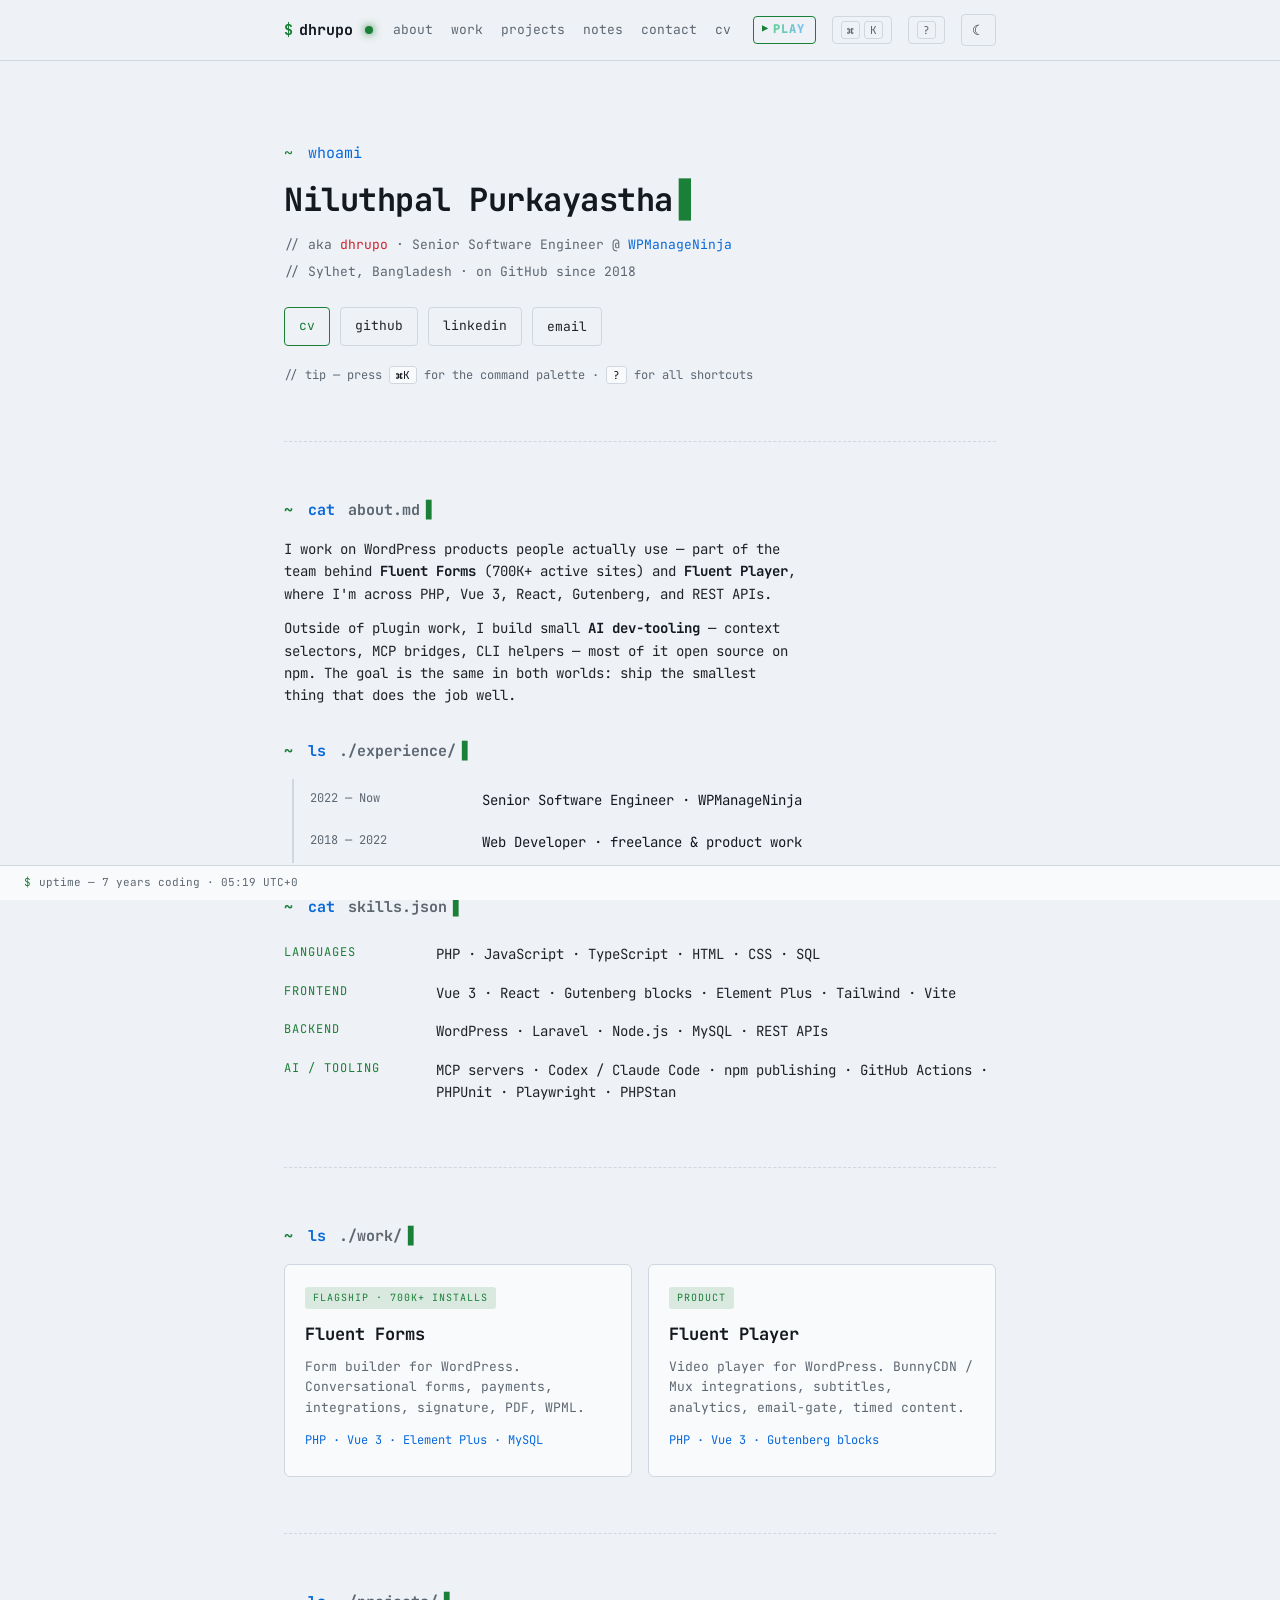
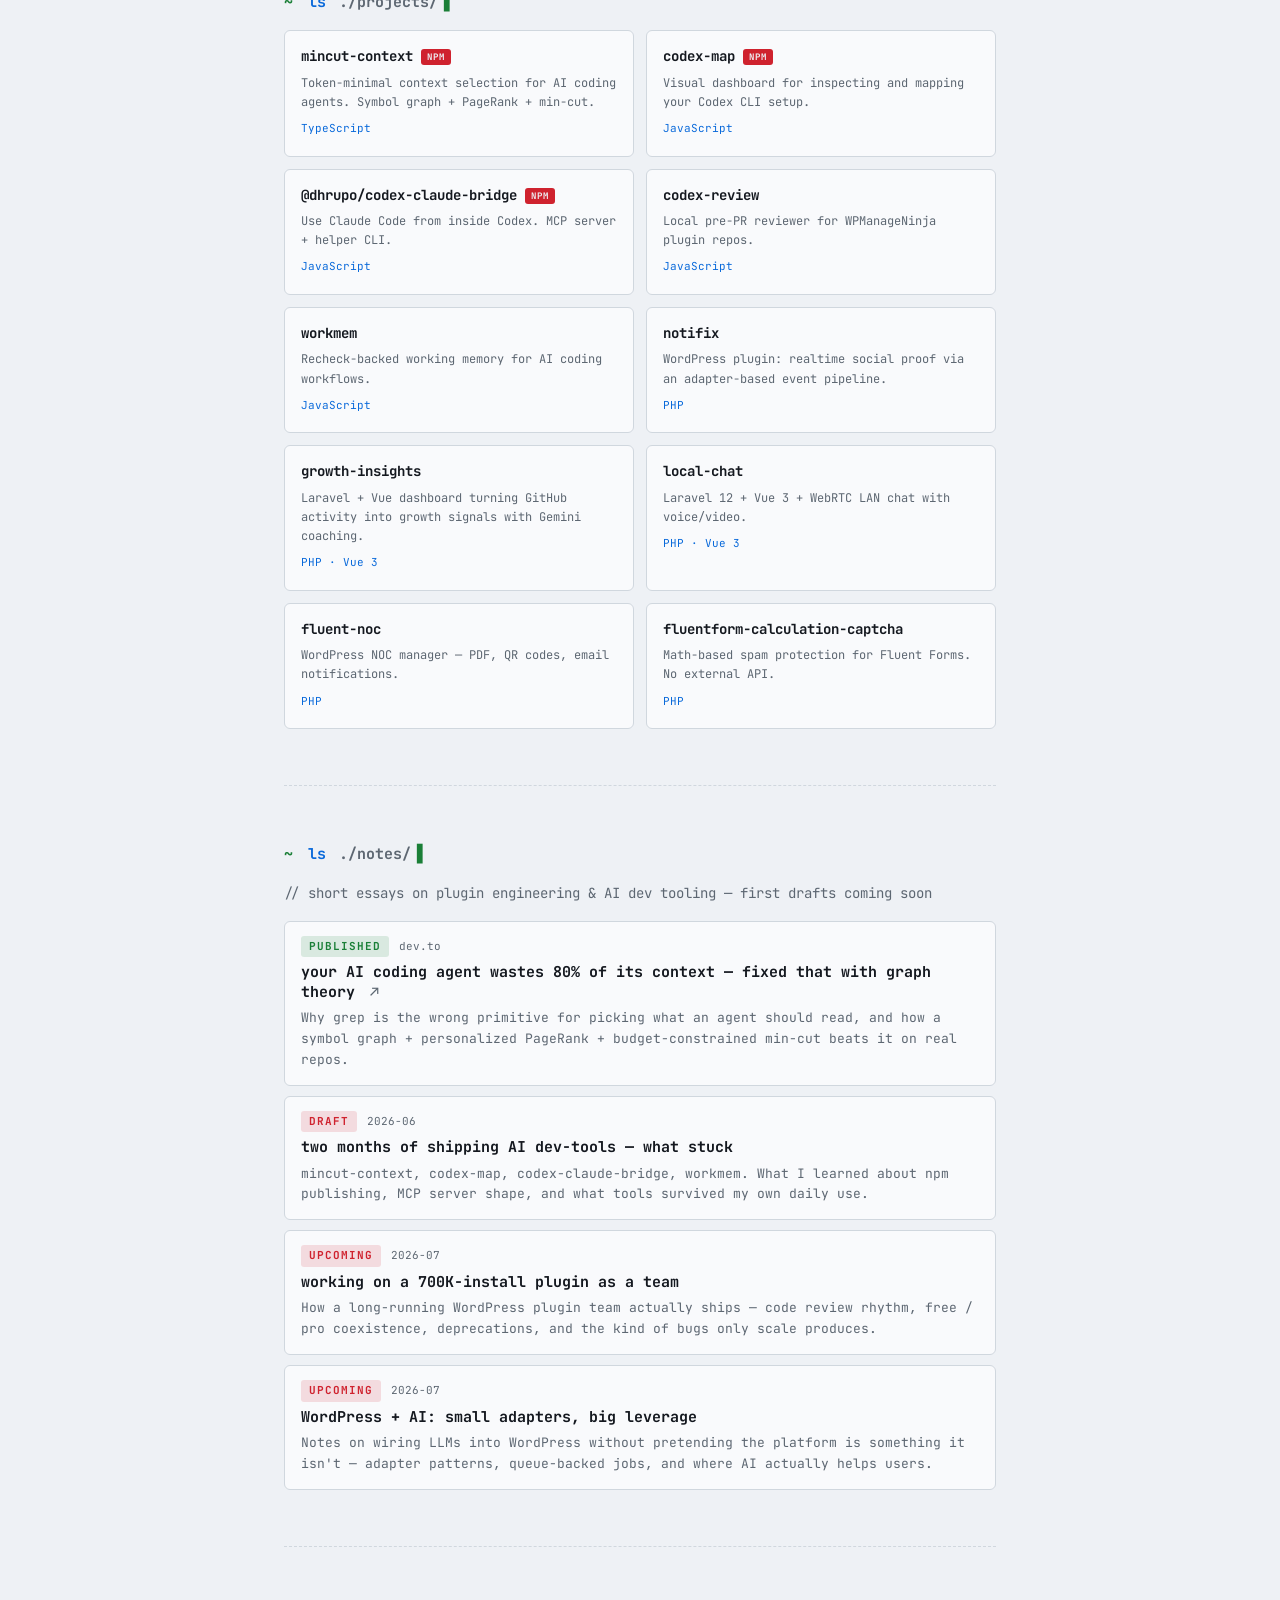
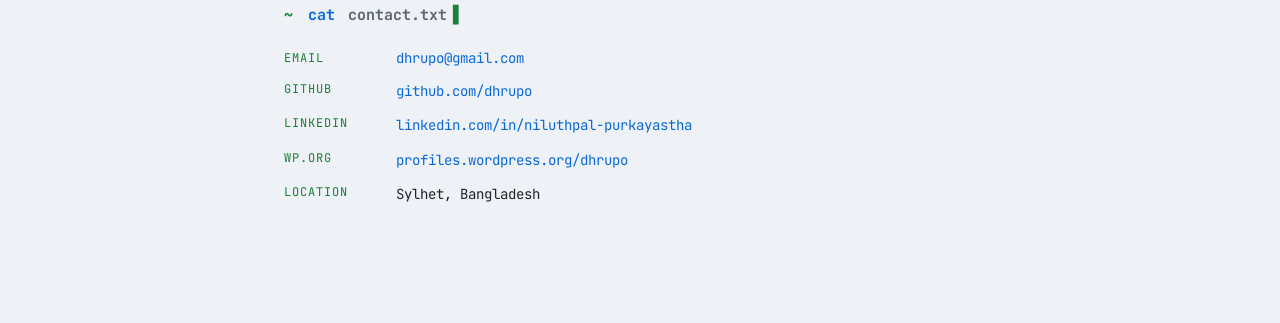
<file: index.html>
<!doctype html>
<html lang="en">
<head>
  <meta charset="utf-8">
  <meta name="viewport" content="width=device-width, initial-scale=1">
  <title>Niluthpal Purkayastha (dhrupo) — Senior Software Engineer</title>
  <meta name="description" content="Senior Software Engineer at WPManageNinja. I build WordPress products used on 700K+ sites (Fluent Forms, Fluent Player) and small AI dev-tooling on the side.">
  <link rel="icon" type="image/svg+xml" href="assets/favicon.svg">
  <link rel="canonical" href="https://dhrupo.netlify.app/">

  <meta property="og:title" content="Niluthpal Purkayastha (dhrupo) — Senior Software Engineer">
  <meta property="og:description" content="WordPress products for 700K+ sites · AI dev-tooling on the side.">
  <meta property="og:url" content="https://dhrupo.netlify.app/">
  <meta property="og:type" content="profile">
  <meta property="og:image" content="https://dhrupo.netlify.app/assets/og-cover.svg">
  <meta name="twitter:card" content="summary_large_image">

  <script type="application/ld+json">
  {
    "@context": "https://schema.org",
    "@type": "Person",
    "name": "Niluthpal Purkayastha",
    "alternateName": "dhrupo",
    "jobTitle": "Senior Software Engineer",
    "worksFor": { "@type": "Organization", "name": "WPManageNinja" },
    "url": "https://dhrupo.netlify.app/",
    "sameAs": [
      "https://github.com/dhrupo",
      "https://linkedin.com/in/niluthpal-purkayastha",
      "https://profiles.wordpress.org/dhrupo/"
    ]
  }
  </script>

  <link rel="preconnect" href="https://fonts.googleapis.com">
  <link rel="preconnect" href="https://fonts.gstatic.com" crossorigin>
  <link rel="stylesheet" href="https://fonts.googleapis.com/css2?family=JetBrains+Mono:wght@400;500;700&display=swap">

  <script>
    (function(){
      var saved = null;
      try { saved = localStorage.getItem('theme'); } catch(e) {}
      var prefersDark = window.matchMedia && window.matchMedia('(prefers-color-scheme: dark)').matches;
      var theme = saved || (prefersDark ? 'dark' : 'light');
      document.documentElement.setAttribute('data-theme', theme);
    })();
  </script>

  <link rel="stylesheet" href="style.css">
</head>
<body>
  <!--
        ___   _
       /   \ | |__   _ __  _   _  _ __  ___
      | / \ || '_ \ | '__|| | | || '_ \/ _ \
      | \_/ || | | || |   | |_| || |_) |  __/
       \___/ |_| |_||_|    \__,_|| .__/ \___|
                                 |_|
       hi — if you're poking around the source, hello.
       this site is hand-written HTML, no framework, no build.
       say hi: dhrupo@gmail.com
  -->

  <a class="skip-link" href="#main">Skip to content</a>

  <div class="progress" aria-hidden="true"></div>

  <header class="nav" role="banner">
    <div class="nav-inner">
      <a class="brand" href="#home"><span class="brand-prompt">$</span> dhrupo<span class="status-dot" data-status="available" aria-label="Status: available"></span></a>
      <nav class="nav-links" aria-label="Primary">
        <a href="#about">about</a>
        <a href="#work">work</a>
        <a href="#projects">projects</a>
        <a href="#notes">notes</a>
        <a href="#contact">contact</a>
        <a href="cv.html">cv</a>
        <a href="game.html" class="nav-game" title="Play the snake tour">PLAY</a>
      </nav>
      <button class="kbd-hint" type="button" aria-label="Open command palette" data-open-palette title="Command palette"><kbd>⌘</kbd><kbd>K</kbd></button>
      <button class="kbd-hint" type="button" aria-label="Show keyboard shortcuts" data-open-cheatsheet title="Keyboard shortcuts"><kbd>?</kbd></button>
      <button class="theme-toggle" type="button" aria-label="Toggle color theme" aria-pressed="false" data-theme-toggle>
        <span class="theme-icon" aria-hidden="true">☾</span>
      </button>
    </div>
  </header>

  <main id="main">

    <section id="home" class="hero" aria-labelledby="hero-cmd">
      <p class="cmd" id="hero-cmd"><span class="prompt">~</span> <span class="verb">whoami</span></p>
      <h1 class="hero-name" data-typewriter="Niluthpal Purkayastha">Niluthpal Purkayastha</h1>
      <p class="hero-meta">// aka <span class="hl">dhrupo</span> · Senior Software Engineer @ <a href="https://github.com/WPManageNinja">WPManageNinja</a></p>
      <p class="hero-meta">// Sylhet, Bangladesh · on GitHub since 2018</p>
      <div class="hero-ctas">
        <a class="btn btn-primary" href="cv.html">cv</a>
        <a class="btn" href="https://github.com/dhrupo" target="_blank" rel="noopener">github</a>
        <a class="btn" href="https://linkedin.com/in/niluthpal-purkayastha" target="_blank" rel="noopener">linkedin</a>
        <button class="btn" type="button" data-copy="dhrupo@gmail.com">email</button>
      </div>
      <p class="hero-tip">// tip — press <kbd>⌘K</kbd> for the command palette · <kbd>?</kbd> for all shortcuts</p>
    </section>

    <section id="about" class="section" aria-labelledby="about-cmd">
      <h2 class="cmd" id="about-cmd"><span class="prompt">~</span> <span class="verb">cat</span> about.md</h2>
      <div class="prose">
        <p>I work on WordPress products people actually use — part of the team behind <strong>Fluent Forms</strong> (700K+ active sites) and <strong>Fluent Player</strong>, where I'm across PHP, Vue 3, React, Gutenberg, and REST APIs.</p>
        <p>Outside of plugin work, I build small <strong>AI dev-tooling</strong> — context selectors, MCP bridges, CLI helpers — most of it open source on npm. The goal is the same in both worlds: ship the smallest thing that does the job well.</p>
      </div>

      <h3 class="cmd sub-cmd"><span class="prompt">~</span> <span class="verb">ls</span> ./experience/</h3>
      <ol class="timeline" role="list">
        <li><span class="when">2022 — Now</span><span class="what">Senior Software Engineer · WPManageNinja</span></li>
        <li><span class="when">2018 — 2022</span><span class="what">Web Developer · freelance &amp; product work</span></li>
      </ol>

      <h3 class="cmd sub-cmd"><span class="prompt">~</span> <span class="verb">cat</span> skills.json</h3>
      <dl class="skills">
        <div class="skill-group"><dt>languages</dt><dd>PHP · JavaScript · TypeScript · HTML · CSS · SQL</dd></div>
        <div class="skill-group"><dt>frontend</dt><dd>Vue 3 · React · Gutenberg blocks · Element Plus · Tailwind · Vite</dd></div>
        <div class="skill-group"><dt>backend</dt><dd>WordPress · Laravel · Node.js · MySQL · REST APIs</dd></div>
        <div class="skill-group"><dt>ai / tooling</dt><dd>MCP servers · Codex / Claude Code · npm publishing · GitHub Actions · PHPUnit · Playwright · PHPStan</dd></div>
      </dl>
    </section>

    <section id="work" class="section" aria-labelledby="work-cmd">
      <h2 class="cmd" id="work-cmd"><span class="prompt">~</span> <span class="verb">ls</span> ./work/</h2>
      <div class="work-grid">
        <a class="work-card" href="https://wordpress.org/plugins/fluentform/" target="_blank" rel="noopener">
          <span class="work-badge">flagship · 700K+ installs</span>
          <h3>Fluent Forms</h3>
          <p>Form builder for WordPress. Conversational forms, payments, integrations, signature, PDF, WPML.</p>
          <p class="stack">PHP · Vue 3 · Element Plus · MySQL</p>
        </a>
        <a class="work-card" href="https://fluentplayer.com" target="_blank" rel="noopener">
          <span class="work-badge">product</span>
          <h3>Fluent Player</h3>
          <p>Video player for WordPress. BunnyCDN / Mux integrations, subtitles, analytics, email-gate, timed content.</p>
          <p class="stack">PHP · Vue 3 · Gutenberg blocks</p>
        </a>
      </div>
    </section>

    <section id="projects" class="section" aria-labelledby="projects-cmd">
      <h2 class="cmd" id="projects-cmd"><span class="prompt">~</span> <span class="verb">ls</span> ./projects/</h2>
      <div class="projects-grid">
        <a class="project-card" href="https://github.com/dhrupo/mincut-context" target="_blank" rel="noopener"><h4>mincut-context <span class="pkg">npm</span></h4><p>Token-minimal context selection for AI coding agents. Symbol graph + PageRank + min-cut.</p><p class="stack">TypeScript</p></a>
        <a class="project-card" href="https://github.com/dhrupo/codex-map" target="_blank" rel="noopener"><h4>codex-map <span class="pkg">npm</span></h4><p>Visual dashboard for inspecting and mapping your Codex CLI setup.</p><p class="stack">JavaScript</p></a>
        <a class="project-card" href="https://github.com/dhrupo/codex-claude-bridge" target="_blank" rel="noopener"><h4>@dhrupo/codex-claude-bridge <span class="pkg">npm</span></h4><p>Use Claude Code from inside Codex. MCP server + helper CLI.</p><p class="stack">JavaScript</p></a>
        <a class="project-card" href="https://github.com/dhrupo/codex-review" target="_blank" rel="noopener"><h4>codex-review</h4><p>Local pre-PR reviewer for WPManageNinja plugin repos.</p><p class="stack">JavaScript</p></a>
        <a class="project-card" href="https://github.com/dhrupo/workmem" target="_blank" rel="noopener"><h4>workmem</h4><p>Recheck-backed working memory for AI coding workflows.</p><p class="stack">JavaScript</p></a>
        <a class="project-card" href="https://github.com/dhrupo/notifix" target="_blank" rel="noopener"><h4>notifix</h4><p>WordPress plugin: realtime social proof via an adapter-based event pipeline.</p><p class="stack">PHP</p></a>
        <a class="project-card" href="https://github.com/dhrupo/growth-insights" target="_blank" rel="noopener"><h4>growth-insights</h4><p>Laravel + Vue dashboard turning GitHub activity into growth signals with Gemini coaching.</p><p class="stack">PHP · Vue 3</p></a>
        <a class="project-card" href="https://github.com/dhrupo/local-chat" target="_blank" rel="noopener"><h4>local-chat</h4><p>Laravel 12 + Vue 3 + WebRTC LAN chat with voice/video.</p><p class="stack">PHP · Vue 3</p></a>
        <a class="project-card" href="https://github.com/dhrupo/fluent-noc" target="_blank" rel="noopener"><h4>fluent-noc</h4><p>WordPress NOC manager — PDF, QR codes, email notifications.</p><p class="stack">PHP</p></a>
        <a class="project-card" href="https://github.com/dhrupo/fluentform-calculation-captcha" target="_blank" rel="noopener"><h4>fluentform-calculation-captcha</h4><p>Math-based spam protection for Fluent Forms. No external API.</p><p class="stack">PHP</p></a>
      </div>
    </section>

    <section id="notes" class="section" aria-labelledby="notes-cmd">
      <h2 class="cmd" id="notes-cmd"><span class="prompt">~</span> <span class="verb">ls</span> ./notes/</h2>
      <p class="muted">// short essays on plugin engineering &amp; AI dev tooling — first drafts coming soon</p>
      <ul class="notes-list">
        <li>
          <a class="note note-link" href="https://dev.to/dhrupo/your-ai-coding-agent-wastes-80-of-its-context-fixed-that-with-graph-theory-1mfa" target="_blank" rel="noopener">
            <span class="note-meta"><span class="note-tag note-tag-live">published</span><span class="note-date">dev.to</span></span>
            <h4>your AI coding agent wastes 80% of its context — fixed that with graph theory <span class="note-arrow">↗</span></h4>
            <p>Why grep is the wrong primitive for picking what an agent should read, and how a symbol graph + personalized PageRank + budget-constrained min-cut beats it on real repos.</p>
          </a>
        </li>
        <li class="note">
          <span class="note-meta"><span class="note-tag">draft</span><span class="note-date">2026-06</span></span>
          <h4>two months of shipping AI dev-tools — what stuck</h4>
          <p>mincut-context, codex-map, codex-claude-bridge, workmem. What I learned about npm publishing, MCP server shape, and what tools survived my own daily use.</p>
        </li>
        <li class="note">
          <span class="note-meta"><span class="note-tag">upcoming</span><span class="note-date">2026-07</span></span>
          <h4>working on a 700K-install plugin as a team</h4>
          <p>How a long-running WordPress plugin team actually ships — code review rhythm, free / pro coexistence, deprecations, and the kind of bugs only scale produces.</p>
        </li>
        <li class="note">
          <span class="note-meta"><span class="note-tag">upcoming</span><span class="note-date">2026-07</span></span>
          <h4>WordPress + AI: small adapters, big leverage</h4>
          <p>Notes on wiring LLMs into WordPress without pretending the platform is something it isn't — adapter patterns, queue-backed jobs, and where AI actually helps users.</p>
        </li>
      </ul>
    </section>

    <section id="contact" class="section" aria-labelledby="contact-cmd">
      <h2 class="cmd" id="contact-cmd"><span class="prompt">~</span> <span class="verb">cat</span> contact.txt</h2>
      <ul class="contact-list">
        <li><span class="key">email</span> <button type="button" class="link-like" data-copy="dhrupo@gmail.com">dhrupo@gmail.com</button></li>
        <li><span class="key">github</span> <a href="https://github.com/dhrupo" target="_blank" rel="noopener">github.com/dhrupo</a></li>
        <li><span class="key">linkedin</span> <a href="https://linkedin.com/in/niluthpal-purkayastha" target="_blank" rel="noopener">linkedin.com/in/niluthpal-purkayastha</a></li>
        <li><span class="key">wp.org</span> <a href="https://profiles.wordpress.org/dhrupo/" target="_blank" rel="noopener">profiles.wordpress.org/dhrupo</a></li>
        <li><span class="key">location</span> Sylhet, Bangladesh</li>
      </ul>
    </section>

  </main>

  <footer class="ticker" role="contentinfo" aria-label="Site status">
    <span class="ticker-prompt">$</span>
    <span class="ticker-line" data-ticker>uptime — loading…</span>
  </footer>

  <div class="toast" id="toast" role="status" aria-live="polite" aria-atomic="true"></div>

  <dialog class="palette" id="palette" aria-label="Command palette">
    <div class="palette-inner">
      <div class="palette-prompt"><span>&gt;</span><input type="text" id="palette-input" placeholder="type a command…" autocomplete="off" spellcheck="false" aria-label="Command"></div>
      <ul class="palette-list" id="palette-list" role="listbox" aria-label="Commands"></ul>
      <p class="palette-hint">↑↓ navigate · ↵ run · esc close</p>
    </div>
  </dialog>

  <dialog class="cheatsheet" id="cheatsheet" aria-label="Keyboard shortcuts">
    <div class="cheatsheet-inner">
      <h3>keyboard shortcuts</h3>
      <dl>
        <dt><kbd>⌘</kbd>/<kbd>Ctrl</kbd>+<kbd>K</kbd></dt><dd>open command palette</dd>
        <dt><kbd>T</kbd></dt><dd>toggle theme</dd>
        <dt><kbd>?</kbd></dt><dd>show this cheatsheet</dd>
        <dt><kbd>Esc</kbd></dt><dd>close any overlay</dd>
        <dt><kbd>G</kbd> then <kbd>H</kbd></dt><dd>go home</dd>
        <dt><kbd>S</kbd></dt><dd>play the snake tour</dd>
        <dt><kbd>C</kbd></dt><dd>open the CV</dd>
      </dl>
      <button type="button" data-close>close</button>
    </div>
  </dialog>

  <script src="js/theme.js" defer></script>
  <script src="js/app.js" defer></script>
  <script src="js/palette.js" defer></script>
  <script src="js/ticker.js" defer></script>
</body>
</html>
</file>
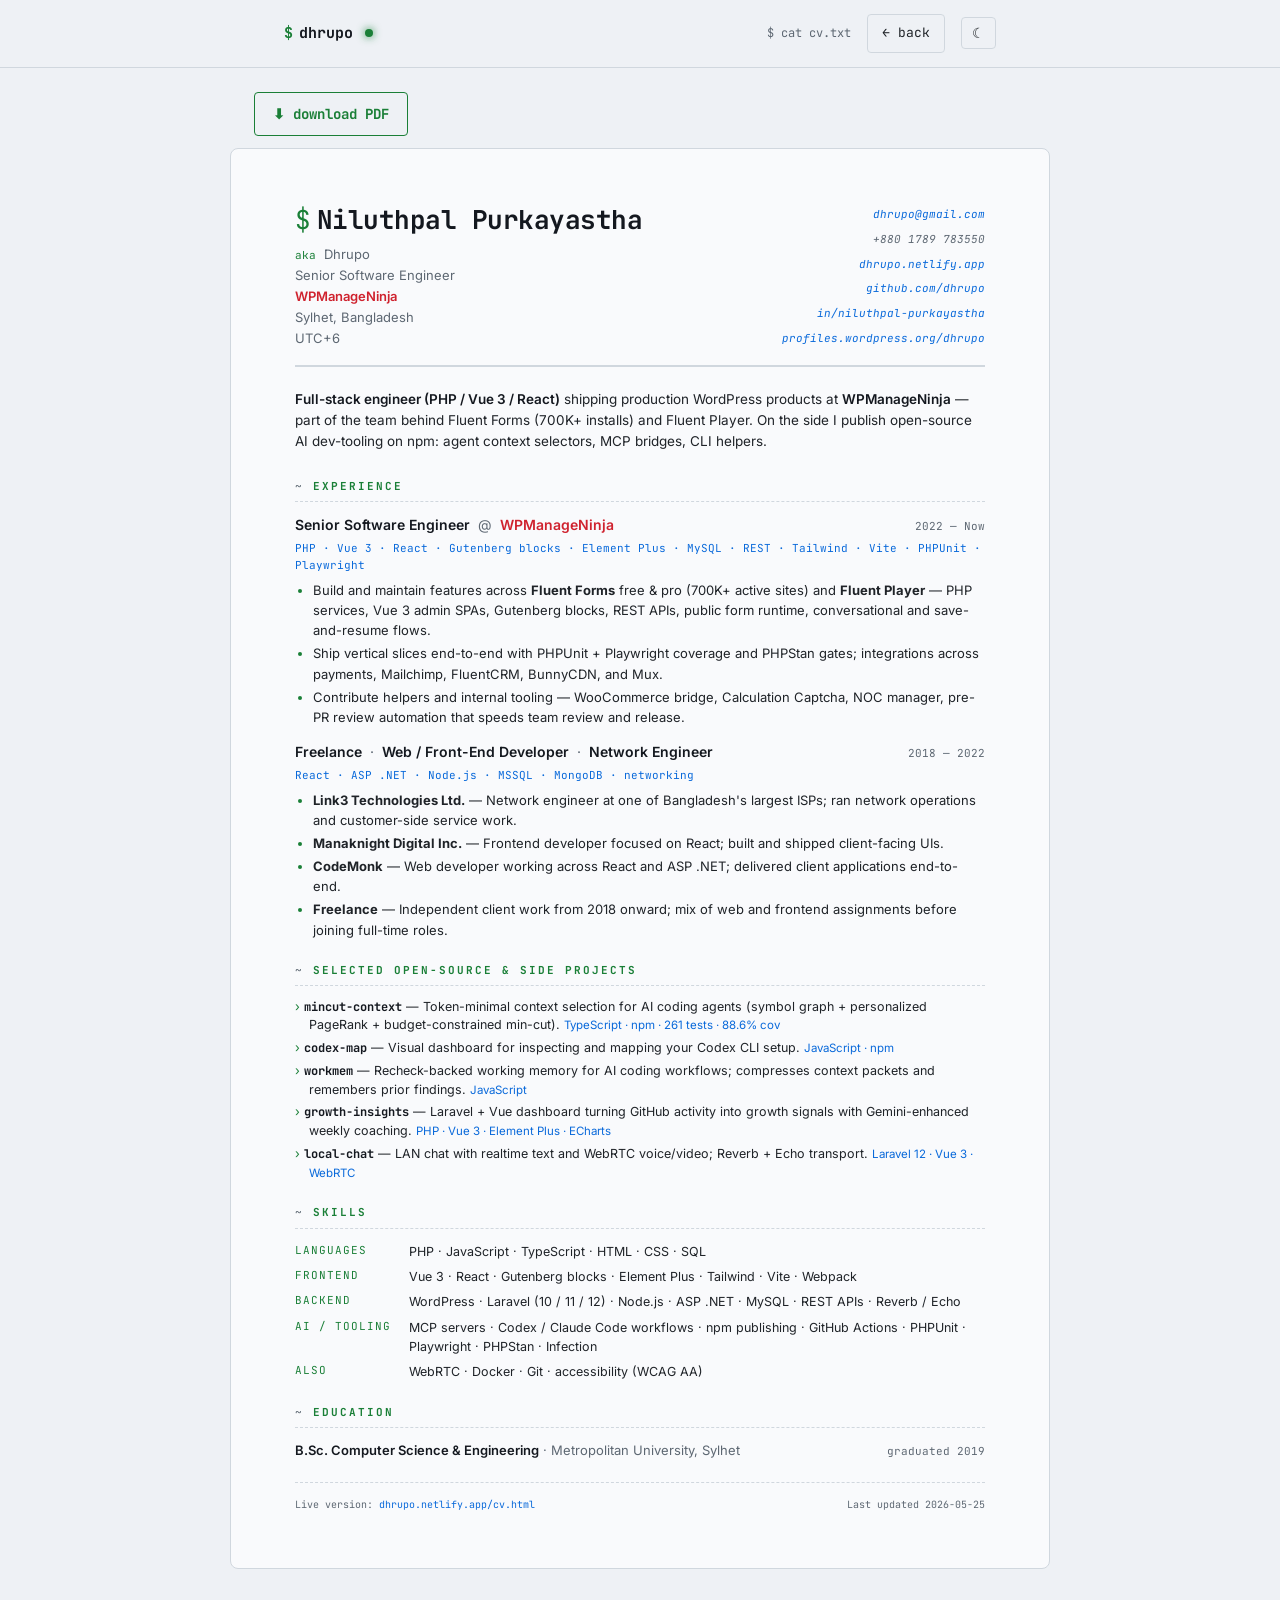
<file: cv.html>
<!doctype html>
<html lang="en">
<head>
  <meta charset="utf-8">
  <meta name="viewport" content="width=device-width, initial-scale=1">
  <title>Niluthpal Purkayastha (dhrupo) — CV</title>
  <meta name="description" content="CV for Niluthpal Purkayastha (dhrupo) — Senior Software Engineer at WPManageNinja. WordPress products for 700K+ sites; AI dev-tooling on the side.">
  <meta name="robots" content="noindex">
  <link rel="icon" type="image/svg+xml" href="assets/favicon.svg">

  <script>
    (function(){
      var saved = null;
      try { saved = localStorage.getItem('theme'); } catch(e) {}
      var prefersDark = window.matchMedia && window.matchMedia('(prefers-color-scheme: dark)').matches;
      var theme = saved || (prefersDark ? 'dark' : 'light');
      document.documentElement.setAttribute('data-theme', theme);
    })();
  </script>

  <link rel="preconnect" href="https://fonts.googleapis.com">
  <link rel="preconnect" href="https://fonts.gstatic.com" crossorigin>
  <link rel="stylesheet" href="https://fonts.googleapis.com/css2?family=JetBrains+Mono:wght@400;500;700&family=Inter:wght@400;500;600;700&display=swap">
  <link rel="stylesheet" href="style.css">

  <style>
    /* ── CV-specific layout (screen) ─────────────────────────── */
    .cv-body { padding-bottom: 40px; }
    .cv-toolbar {
      max-width: 820px; margin: 24px auto 12px; padding: 0 24px;
      display: flex; gap: 10px; align-items: center; flex-wrap: wrap;
    }
    .cv-toolbar .spacer { flex: 1; }
    .cv-toolbar .muted { color: var(--fg-muted); font-size: 12px; }
    .btn-download {
      font-size: 14px; padding: 10px 18px; font-weight: 700;
    }

    .cv-paper {
      max-width: 820px; margin: 0 auto; padding: 56px 64px;
      background: var(--bg-elev); border: 1px solid var(--border); border-radius: 8px;
      color: var(--fg);
      font-family: "Inter", -apple-system, system-ui, sans-serif;
      font-size: 13px; line-height: 1.55;
    }
    .cv-header {
      display: flex; justify-content: space-between; align-items: stretch; gap: 24px;
      border-bottom: 2px solid var(--border); padding-bottom: 18px; margin-bottom: 22px;
    }
    .cv-header > div:first-child {
      display: flex; flex-direction: column; justify-content: space-between;
    }
    .cv-name {
      font-family: "JetBrains Mono", ui-monospace, monospace;
      font-size: 26px; font-weight: 700; color: var(--fg-strong);
      margin: 0 0 4px; letter-spacing: -.5px; line-height: 1.15;
    }
    .cv-name .at { color: var(--prompt); font-weight: 400; margin-right: 6px; }
    .cv-role-stack { margin: 6px 0 0; display: flex; flex-direction: column; gap: 2px; }
    .cv-role-stack p { margin: 0; color: var(--fg-muted); font-size: 13px; line-height: 1.45; }
    .cv-role-stack p strong { color: var(--accent); font-weight: 600; }
    .cv-aka { color: var(--prompt); font-family: "JetBrains Mono", ui-monospace, monospace; font-size: 11px; margin-right: 4px; }
    .cv-role-stack a,
    .cv-job-title a,
    .cv-summary a { color: inherit; text-decoration: none; }
    .cv-role-stack a:hover,
    .cv-job-title a:hover,
    .cv-summary a:hover { text-decoration: underline; text-decoration-style: dotted; }
    .cv-contact {
      text-align: right;
      font-family: "JetBrains Mono", ui-monospace, monospace;
      font-size: 11px; line-height: 1.7; color: var(--fg-muted);
      display: flex; flex-direction: column; justify-content: space-between;
    }
    .cv-contact a { color: var(--cmd); text-decoration: none; }
    .cv-contact a:hover { text-decoration: underline; }

    .cv-summary {
      margin: 0 0 26px;
      color: var(--fg);
      font-size: 13.5px;
    }
    .cv-summary strong { color: var(--fg-strong); font-weight: 600; }

    .cv-section { margin-bottom: 22px; }
    .cv-section:last-child { margin-bottom: 0; }
    .cv-h {
      font-family: "JetBrains Mono", ui-monospace, monospace;
      font-size: 11px; font-weight: 700;
      color: var(--prompt); text-transform: uppercase; letter-spacing: 2px;
      margin: 0 0 12px; padding-bottom: 6px;
      border-bottom: 1px dashed var(--border);
    }
    .cv-h::before { content: "~ "; color: var(--fg-muted); font-weight: 400; }

    .cv-job { margin-bottom: 14px; }
    .cv-job:last-child { margin-bottom: 0; }
    .cv-job-head {
      display: flex; justify-content: space-between; align-items: baseline; gap: 12px;
      margin-bottom: 4px;
    }
    .cv-job-title { font-weight: 600; color: var(--fg-strong); font-size: 14px; }
    .cv-job-title .at { color: var(--fg-muted); font-weight: 400; margin: 0 4px; }
    .cv-job-title .org { color: var(--accent); font-weight: 600; }
    .cv-job-when {
      font-family: "JetBrains Mono", ui-monospace, monospace;
      font-size: 11px; color: var(--fg-muted); white-space: nowrap;
    }
    .cv-job-stack {
      font-family: "JetBrains Mono", ui-monospace, monospace;
      font-size: 11px; color: var(--cmd); margin: 2px 0 6px;
    }
    .cv-job ul { margin: 4px 0 0; padding-left: 18px; }
    .cv-job li { margin-bottom: 3px; color: var(--fg); }
    .cv-job li::marker { color: var(--prompt); }

    .cv-projects {
      list-style: none; padding: 0; margin: 0;
      display: flex; flex-direction: column; gap: 4px;
    }
    .cv-proj {
      padding-left: 14px; text-indent: -14px;
      color: var(--fg);
      font-size: 12.5px; line-height: 1.5;
    }
    .cv-proj::before { content: "› "; color: var(--prompt); }
    .cv-proj-name {
      font-family: "JetBrains Mono", ui-monospace, monospace;
      font-weight: 700; color: var(--fg-strong); font-size: 12px;
      text-decoration: none;
    }
    .cv-proj-name:hover { color: var(--prompt); text-decoration: underline; }
    .cv-proj-meta { color: var(--cmd); font-size: 11.5px; }

    .cv-skills { display: grid; grid-template-columns: max-content 1fr; gap: 6px 18px; }
    .cv-skills dt {
      font-family: "JetBrains Mono", ui-monospace, monospace;
      font-size: 11px; color: var(--prompt);
      text-transform: uppercase; letter-spacing: 1px;
    }
    .cv-skills dd { margin: 0; color: var(--fg); font-size: 12.5px; }

    .cv-edu {
      display: flex; justify-content: space-between; align-items: baseline; gap: 12px;
    }
    .cv-edu-degree { color: var(--fg-strong); font-weight: 600; }
    .cv-edu-school { color: var(--fg-muted); }
    .cv-edu-when {
      font-family: "JetBrains Mono", ui-monospace, monospace;
      font-size: 11px; color: var(--fg-muted);
    }

    .cv-foot {
      margin-top: 22px; padding-top: 14px;
      border-top: 1px dashed var(--border);
      font-family: "JetBrains Mono", ui-monospace, monospace;
      font-size: 10px; color: var(--fg-muted);
      display: flex; justify-content: space-between; gap: 12px;
    }
    .cv-foot a { color: var(--cmd); }

    /* ── Print: single-page A4, clean white, readable sizes ── */
    @page { size: A4; margin: 11mm 13mm; }
    @media print {
      :root, :root[data-theme="dark"], :root[data-theme="light"] {
        --bg: #ffffff;
        --bg-elev: #ffffff;
        --border: #c8d0d8;
        --fg: #1a1f26;
        --fg-muted: #4f5963;
        --fg-strong: #0a0e14;
        --prompt: #0d6e2c;
        --cmd: #0a4fa0;
        --accent: #b8341c;
      }
      html, body { background: #fff; }
      .cv-toolbar, .nav, .ticker, .toast, .progress { display: none !important; }
      .cv-paper {
        max-width: none; margin: 0; padding: 0;
        background: transparent; border: 0; border-radius: 0;
        box-shadow: none;
        font-size: 11.5px; line-height: 1.4;
      }
      .cv-paper, .cv-paper * { color-adjust: exact; -webkit-print-color-adjust: exact; print-color-adjust: exact; }
      a { color: inherit; text-decoration: none; }
      .cv-contact a, .cv-proj-name, .cv-foot a { color: var(--cmd); }

      .cv-header { padding-bottom: 12px; margin-bottom: 14px; border-bottom-width: 1.5px; }
      .cv-name { font-size: 23px; margin-bottom: 4px; }
      .cv-role-stack { margin-top: 6px; gap: 2px; }
      .cv-role-stack p { font-size: 12px; line-height: 1.45; }
      .cv-contact { font-size: 11px; line-height: 1.6; }

      .cv-summary { font-size: 12.5px; margin-bottom: 14px; line-height: 1.5; }

      .cv-section { margin-bottom: 10px; page-break-inside: avoid; }
      .cv-h {
        font-size: 10.5px; margin-bottom: 6px;
        padding-bottom: 3px; letter-spacing: 1.5px;
      }

      .cv-job { margin-bottom: 8px; page-break-inside: avoid; }
      .cv-job-head { margin-bottom: 3px; }
      .cv-job-title { font-size: 12.5px; }
      .cv-job-when { font-size: 10.5px; }
      .cv-job-stack { font-size: 10.5px; margin: 2px 0 4px; }
      .cv-job ul { margin: 3px 0 0; padding-left: 16px; }
      .cv-job li { margin-bottom: 2px; font-size: 11.5px; line-height: 1.45; }

      .cv-projects { gap: 4px; }
      .cv-proj { font-size: 11.5px; line-height: 1.45; padding-left: 14px; text-indent: -14px; }
      .cv-proj-name { font-size: 11.5px; }
      .cv-proj-meta { font-size: 11px; }

      .cv-skills { gap: 4px 16px; }
      .cv-skills dt { font-size: 10.5px; }
      .cv-skills dd { font-size: 11.5px; }

      .cv-edu-degree, .cv-edu-school { font-size: 12px; }
      .cv-edu-when { font-size: 10.5px; }

      .cv-foot { margin-top: 12px; padding-top: 8px; font-size: 9.5px; }
    }

    @media (max-width: 720px) {
      .cv-paper { padding: 32px 24px; }
      .cv-header { flex-direction: column; }
      .cv-contact { text-align: left; }
      .cv-projects { grid-template-columns: 1fr; }
    }
  </style>
</head>
<body class="cv-body">

  <header class="nav" role="banner">
    <div class="nav-inner">
      <a class="brand" href="index.html"><span class="brand-prompt">$</span> dhrupo<span class="status-dot" aria-label="Status: available"></span></a>
      <span class="game-prompt">$ cat cv.txt</span>
      <a class="btn" href="index.html">← back</a>
      <button class="theme-toggle" type="button" aria-label="Toggle color theme" aria-pressed="false" data-theme-toggle>
        <span class="theme-icon" aria-hidden="true">☾</span>
      </button>
    </div>
  </header>

  <div class="cv-toolbar">
    <a class="btn btn-primary btn-download" href="assets/cv.pdf" download="niluthpal-purkayastha-cv.pdf" id="cv-download">
      ⬇ download PDF
    </a>
  </div>

  <main class="cv-paper" id="cv">

    <header class="cv-header">
      <div>
        <h1 class="cv-name"><span class="at">$</span>Niluthpal Purkayastha</h1>
        <div class="cv-role-stack">
          <p><span class="cv-aka">aka</span> Dhrupo</p>
          <p>Senior Software Engineer</p>
          <p><strong><a href="https://wpmanageninja.com/" target="_blank" rel="noopener">WPManageNinja</a></strong></p>
          <p>Sylhet, Bangladesh</p>
          <p>UTC+6</p>
        </div>
      </div>
      <address class="cv-contact">
        <div><a href="mailto:dhrupo@gmail.com">dhrupo@gmail.com</a></div>
        <div>+880 1789 783550</div>
        <div><a href="https://dhrupo.netlify.app">dhrupo.netlify.app</a></div>
        <div><a href="https://github.com/dhrupo">github.com/dhrupo</a></div>
        <div><a href="https://linkedin.com/in/niluthpal-purkayastha">in/niluthpal-purkayastha</a></div>
        <div><a href="https://profiles.wordpress.org/dhrupo/">profiles.wordpress.org/dhrupo</a></div>
      </address>
    </header>

    <p class="cv-summary">
      <strong>Full-stack engineer (PHP / Vue 3 / React)</strong> shipping production WordPress products at <strong><a href="https://wpmanageninja.com/" target="_blank" rel="noopener">WPManageNinja</a></strong> — part of the team behind Fluent Forms (700K+ installs) and Fluent Player. On the side I publish open-source AI dev-tooling on npm: agent context selectors, MCP bridges, CLI helpers.
    </p>

    <section class="cv-section">
      <h2 class="cv-h">experience</h2>

      <div class="cv-job">
        <div class="cv-job-head">
          <div class="cv-job-title">Senior Software Engineer <span class="at">@</span> <span class="org"><a href="https://wpmanageninja.com/" target="_blank" rel="noopener">WPManageNinja</a></span></div>
          <div class="cv-job-when">2022 — Now</div>
        </div>
        <div class="cv-job-stack">PHP · Vue 3 · React · Gutenberg blocks · Element Plus · MySQL · REST · Tailwind · Vite · PHPUnit · Playwright</div>
        <ul>
          <li>Build and maintain features across <strong>Fluent Forms</strong> free &amp; pro (700K+ active sites) and <strong>Fluent Player</strong> — PHP services, Vue 3 admin SPAs, Gutenberg blocks, REST APIs, public form runtime, conversational and save-and-resume flows.</li>
          <li>Ship vertical slices end-to-end with PHPUnit + Playwright coverage and PHPStan gates; integrations across payments, Mailchimp, FluentCRM, BunnyCDN, and Mux.</li>
          <li>Contribute helpers and internal tooling — WooCommerce bridge, Calculation Captcha, NOC manager, pre-PR review automation that speeds team review and release.</li>
        </ul>
      </div>

      <div class="cv-job">
        <div class="cv-job-head">
          <div class="cv-job-title">Freelance <span class="at">·</span> Web / Front-End Developer <span class="at">·</span> Network Engineer</div>
          <div class="cv-job-when">2018 — 2022</div>
        </div>
        <div class="cv-job-stack">React · ASP .NET · Node.js · MSSQL · MongoDB · networking</div>
        <ul>
          <li><strong>Link3 Technologies Ltd.</strong> — Network engineer at one of Bangladesh's largest ISPs; ran network operations and customer-side service work.</li>
          <li><strong>Manaknight Digital Inc.</strong> — Frontend developer focused on React; built and shipped client-facing UIs.</li>
          <li><strong>CodeMonk</strong> — Web developer working across React and ASP .NET; delivered client applications end-to-end.</li>
          <li><strong>Freelance</strong> — Independent client work from 2018 onward; mix of web and frontend assignments before joining full-time roles.</li>
        </ul>
      </div>
    </section>

    <section class="cv-section">
      <h2 class="cv-h">selected open-source &amp; side projects</h2>
      <ul class="cv-projects">
        <li class="cv-proj">
          <a class="cv-proj-name" href="https://github.com/dhrupo/mincut-context" target="_blank" rel="noopener">mincut-context</a> —
          Token-minimal context selection for AI coding agents (symbol graph + personalized PageRank + budget-constrained min-cut).
          <span class="cv-proj-meta">TypeScript · npm · 261 tests · 88.6% cov</span>
        </li>
        <li class="cv-proj">
          <a class="cv-proj-name" href="https://github.com/dhrupo/codex-map" target="_blank" rel="noopener">codex-map</a> —
          Visual dashboard for inspecting and mapping your Codex CLI setup.
          <span class="cv-proj-meta">JavaScript · npm</span>
        </li>
        <li class="cv-proj">
          <a class="cv-proj-name" href="https://github.com/dhrupo/workmem" target="_blank" rel="noopener">workmem</a> —
          Recheck-backed working memory for AI coding workflows; compresses context packets and remembers prior findings.
          <span class="cv-proj-meta">JavaScript</span>
        </li>
        <li class="cv-proj">
          <a class="cv-proj-name" href="https://github.com/dhrupo/growth-insights" target="_blank" rel="noopener">growth-insights</a> —
          Laravel + Vue dashboard turning GitHub activity into growth signals with Gemini-enhanced weekly coaching.
          <span class="cv-proj-meta">PHP · Vue 3 · Element Plus · ECharts</span>
        </li>
        <li class="cv-proj">
          <a class="cv-proj-name" href="https://github.com/dhrupo/local-chat" target="_blank" rel="noopener">local-chat</a> —
          LAN chat with realtime text and WebRTC voice/video; Reverb + Echo transport.
          <span class="cv-proj-meta">Laravel 12 · Vue 3 · WebRTC</span>
        </li>
      </ul>
    </section>

    <section class="cv-section">
      <h2 class="cv-h">skills</h2>
      <dl class="cv-skills">
        <dt>languages</dt><dd>PHP · JavaScript · TypeScript · HTML · CSS · SQL</dd>
        <dt>frontend</dt><dd>Vue 3 · React · Gutenberg blocks · Element Plus · Tailwind · Vite · Webpack</dd>
        <dt>backend</dt><dd>WordPress · Laravel (10 / 11 / 12) · Node.js · ASP .NET · MySQL · REST APIs · Reverb / Echo</dd>
        <dt>ai / tooling</dt><dd>MCP servers · Codex / Claude Code workflows · npm publishing · GitHub Actions · PHPUnit · Playwright · PHPStan · Infection</dd>
        <dt>also</dt><dd>WebRTC · Docker · Git · accessibility (WCAG AA)</dd>
      </dl>
    </section>

    <section class="cv-section">
      <h2 class="cv-h">education</h2>
      <div class="cv-edu">
        <div>
          <span class="cv-edu-degree">B.Sc. Computer Science &amp; Engineering</span>
          <span class="cv-edu-school"> · Metropolitan University, Sylhet</span>
        </div>
        <span class="cv-edu-when">graduated 2019</span>
      </div>
    </section>

    <footer class="cv-foot">
      <span>Live version: <a href="https://dhrupo.netlify.app/cv.html">dhrupo.netlify.app/cv.html</a></span>
      <span>Last updated 2026-05-25</span>
    </footer>

  </main>

  <script src="js/theme.js" defer></script>
  <script>
    (function(){
      var dl = document.getElementById('cv-download');
      document.addEventListener('keydown', function(e){
        if ((e.metaKey || e.ctrlKey) && (e.key === 'p' || e.key === 'P')) {
          e.preventDefault();
          if (dl) dl.click();
        }
      });
    })();
  </script>
</body>
</html>
</file>
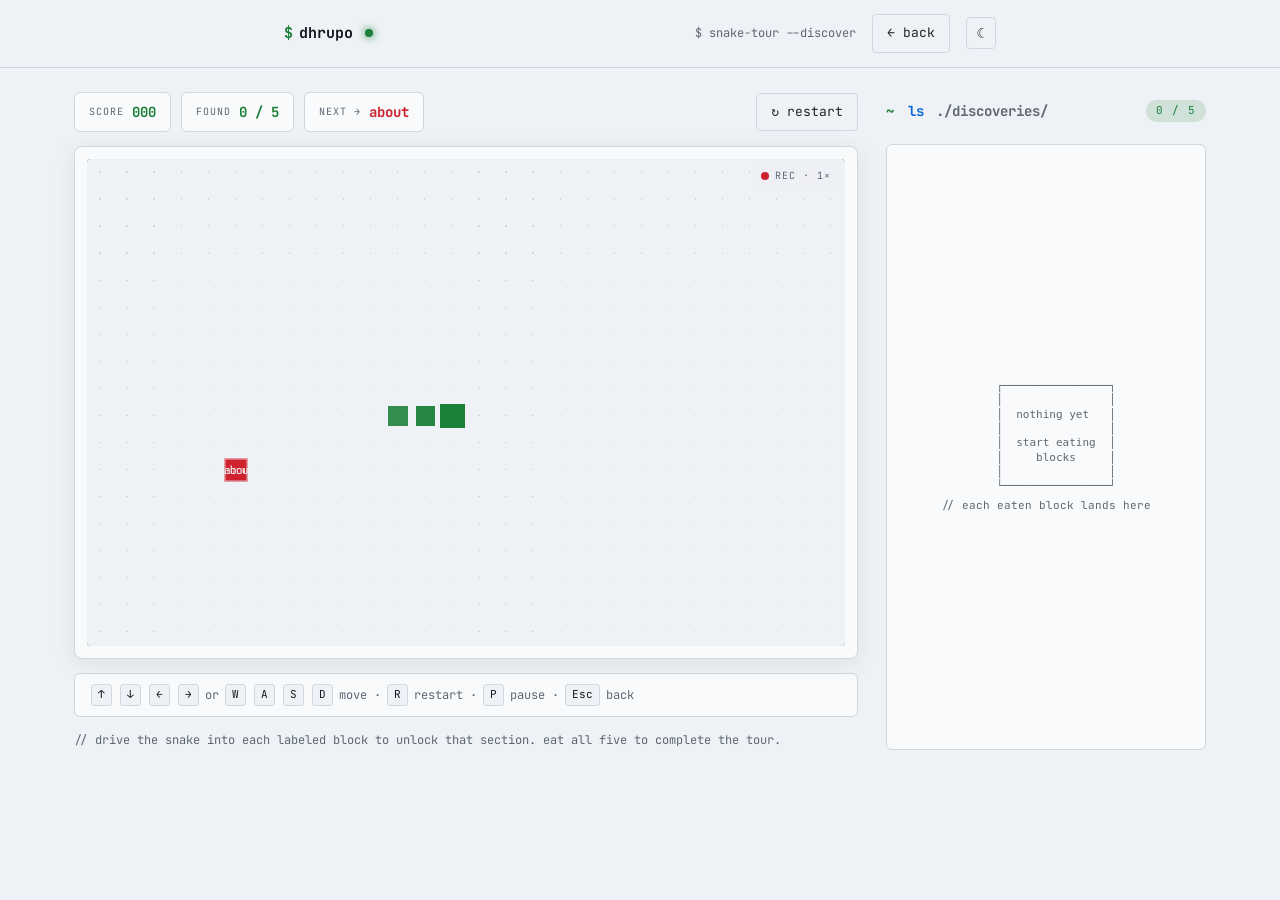
<file: game.html>
<!doctype html>
<html lang="en">
<head>
  <meta charset="utf-8">
  <meta name="viewport" content="width=device-width, initial-scale=1">
  <title>$ snake-tour — dhrupo</title>
  <meta name="description" content="A terminal-flavored snake game that doubles as a tour of dhrupo's portfolio.">
  <meta name="robots" content="noindex">
  <link rel="icon" type="image/svg+xml" href="assets/favicon.svg">

  <script>
    (function(){
      var saved = null;
      try { saved = localStorage.getItem('theme'); } catch(e) {}
      var prefersDark = window.matchMedia && window.matchMedia('(prefers-color-scheme: dark)').matches;
      var theme = saved || (prefersDark ? 'dark' : 'light');
      document.documentElement.setAttribute('data-theme', theme);
    })();
  </script>

  <link rel="preconnect" href="https://fonts.googleapis.com">
  <link rel="preconnect" href="https://fonts.gstatic.com" crossorigin>
  <link rel="stylesheet" href="https://fonts.googleapis.com/css2?family=JetBrains+Mono:wght@400;500;700&display=swap">
  <link rel="stylesheet" href="style.css">
</head>
<body class="game-body">

  <header class="nav" role="banner">
    <div class="nav-inner">
      <a class="brand" href="index.html"><span class="brand-prompt">$</span> dhrupo<span class="status-dot" aria-label="Status: available"></span></a>
      <span class="game-prompt">$ snake-tour --discover</span>
      <a class="btn" href="index.html">← back</a>
      <button class="theme-toggle" type="button" aria-label="Toggle color theme" aria-pressed="false" data-theme-toggle>
        <span class="theme-icon" aria-hidden="true">☾</span>
      </button>
    </div>
  </header>

  <main class="game-main" id="main">

    <section class="game-stage" aria-label="Snake game board">

      <div class="game-hud" role="status" aria-live="polite">
        <div class="game-chip">
          <span class="game-chip-label">score</span>
          <strong id="game-score">000</strong>
        </div>
        <div class="game-chip">
          <span class="game-chip-label">found</span>
          <strong id="game-found">0 / 5</strong>
        </div>
        <div class="game-chip game-chip-target" title="The next labeled block to eat">
          <span class="game-chip-label">next →</span>
          <strong id="game-target">—</strong>
        </div>
        <div class="game-hud-spacer"></div>
        <button class="btn game-btn" type="button" id="game-restart" aria-label="Restart game">↻ restart</button>
      </div>

      <div class="game-frame">
        <canvas id="game-canvas" tabindex="0" aria-label="Snake game canvas — use arrow keys or WASD to move"></canvas>
        <div class="game-scanlines" aria-hidden="true"></div>
        <div class="game-overlay-corner" aria-hidden="true"><span class="rec-dot"></span>REC · 1×</div>
      </div>

      <p class="game-controls" aria-label="Keyboard controls">
        <kbd>↑</kbd><kbd>↓</kbd><kbd>←</kbd><kbd>→</kbd>
        <span class="muted">or</span>
        <kbd>W</kbd><kbd>A</kbd><kbd>S</kbd><kbd>D</kbd>
        <span class="muted">move ·</span>
        <kbd>R</kbd> <span class="muted">restart ·</span>
        <kbd>P</kbd> <span class="muted">pause ·</span>
        <kbd>Esc</kbd> <span class="muted">back</span>
      </p>

      <p class="game-intro">// drive the snake into each labeled block to unlock that section. eat all five to complete the tour.</p>
    </section>

    <aside class="game-sidebar" aria-label="Discoveries">
      <div class="game-sidebar-head">
        <h3 class="cmd"><span class="prompt">~</span> <span class="verb">ls</span> ./discoveries/</h3>
        <span class="discoveries-count" id="discoveries-count" aria-live="polite">0 / 5</span>
      </div>
      <div class="discoveries-wrap">
        <ul id="game-discoveries" class="discoveries" aria-live="polite"></ul>
        <div class="discoveries-empty" id="game-empty">
<pre aria-hidden="true">   ┌────────────────┐
   │                │
   │  nothing yet   │
   │                │
   │  start eating  │
   │     blocks     │
   │                │
   └────────────────┘
</pre>
          <p class="muted">// each eaten block lands here</p>
        </div>
      </div>
    </aside>

  </main>

  <script src="js/theme.js" defer></script>
  <script src="js/game.js" defer></script>
</body>
</html>
</file>
<file: style.css>
/* ──────────────────────────────────────────────────────────────
   dhrupo-portfolio · style.css
   Terminal aesthetic · day + dark themes · GitHub palette tokens
   ────────────────────────────────────────────────────────────── */

*, *::before, *::after { box-sizing: border-box; }

:root[data-theme="dark"] {
  --bg: #0d1117;
  --bg-elev: #161b22;
  --border: #30363d;
  --fg: #c9d1d9;
  --fg-muted: #8b949e;
  --fg-strong: #f0f6fc;
  --prompt: #56d364;
  --cmd: #79c0ff;
  --accent: #ff7b72;
  --shadow: 0 4px 24px rgba(0,0,0,.4);
}

:root[data-theme="light"] {
  --bg: #eef1f5;
  --bg-elev: #f9fafc;
  --border: #d0d7de;
  --fg: #1f2328;
  --fg-muted: #5d6772;
  --fg-strong: #14181f;
  --prompt: #1a7f37;
  --cmd: #0969da;
  --accent: #cf222e;
  --shadow: 0 4px 24px rgba(31,35,40,.08);
}

html { scroll-behavior: smooth; }
@media (prefers-reduced-motion: reduce) { html { scroll-behavior: auto; } }

body {
  margin: 0;
  background: var(--bg);
  color: var(--fg);
  font-family: "JetBrains Mono", ui-monospace, SFMono-Regular, Menlo, Monaco, Consolas, monospace;
  font-size: 14px;
  line-height: 1.6;
  -webkit-font-smoothing: antialiased;
  transition: background-color .2s ease, color .2s ease;
}

a { color: var(--cmd); text-decoration: none; }
a:hover { text-decoration: underline; }
a:focus-visible, button:focus-visible, [data-copy]:focus-visible {
  outline: 2px solid var(--cmd);
  outline-offset: 2px;
  border-radius: 3px;
}

.skip-link {
  position: absolute; left: -9999px; top: 0;
  background: var(--bg-elev); color: var(--fg-strong);
  padding: 8px 12px; border: 1px solid var(--border); border-radius: 4px;
  z-index: 9999;
}
.skip-link:focus { left: 16px; top: 16px; }

/* ── Scroll progress bar ─────────────────────────────────────── */
.progress {
  position: fixed; top: 0; left: 0; right: 0;
  height: 2px; background: var(--prompt);
  transform-origin: 0 50%; transform: scaleX(0);
  z-index: 100;
}

/* ── Nav ─────────────────────────────────────────────────────── */
.nav {
  position: sticky; top: 0; z-index: 50;
  background: color-mix(in srgb, var(--bg) 92%, transparent);
  backdrop-filter: blur(8px);
  border-bottom: 1px solid var(--border);
}
.nav-inner {
  max-width: 760px; margin: 0 auto;
  padding: 14px 24px;
  display: flex; align-items: center; gap: 16px;
}
.brand {
  color: var(--fg-strong); font-weight: 700; font-size: 15px;
  display: inline-flex; align-items: center; gap: 6px;
}
.brand:hover { text-decoration: none; color: var(--prompt); }
.brand-prompt { color: var(--prompt); }
.status-dot {
  display: inline-block; width: 8px; height: 8px; border-radius: 50%;
  background: var(--prompt); box-shadow: 0 0 8px var(--prompt);
  margin-left: 6px;
  animation: pulse 2s ease-in-out infinite;
}
@media (prefers-reduced-motion: reduce) { .status-dot { animation: none; } }
@keyframes pulse { 50% { opacity: 0.5; } }

.nav-links {
  margin-left: auto;
  display: flex; gap: 18px;
}
.nav-links a {
  color: var(--fg-muted); font-size: 13px; padding: 4px 0;
}
.nav-links a:hover { color: var(--prompt); text-decoration: none; }

/* PLAY button — arcade flavor: rainbow text shimmer + blinking ▶ + glow */
.nav-links a.nav-game {
  position: relative;
  padding: 3px 10px 3px 8px;
  border: 1px solid var(--prompt);
  border-radius: 4px;
  font-weight: 800;
  font-size: 12px;
  letter-spacing: 1px;
  margin-left: 4px;
  background: linear-gradient(90deg, #56d364 0%, #79c0ff 30%, #ff7b72 60%, #56d364 100%);
  background-size: 300% 100%;
  -webkit-background-clip: text;
  background-clip: text;
  -webkit-text-fill-color: transparent;
  animation: nav-game-shimmer 3.5s linear infinite;
  transition: box-shadow .2s ease, transform .15s ease, border-color .2s ease;
}
.nav-links a.nav-game::before {
  content: "▶";
  display: inline-block;
  margin-right: 4px;
  -webkit-text-fill-color: var(--prompt);
  color: var(--prompt);
  animation: nav-game-blink 1.1s steps(2, start) infinite;
  font-size: 10px;
  vertical-align: 1px;
}
.nav-links a.nav-game:hover {
  text-decoration: none;
  transform: translateY(-1px);
  border-color: var(--accent);
  box-shadow: 0 0 14px color-mix(in srgb, var(--prompt) 50%, transparent),
              inset 0 0 8px color-mix(in srgb, var(--prompt) 20%, transparent);
}
@keyframes nav-game-shimmer {
  to { background-position: 300% 50%; }
}
@keyframes nav-game-blink {
  50% { opacity: .25; }
}
@media (prefers-reduced-motion: reduce) {
  .nav-links a.nav-game { animation: none; background: none; -webkit-text-fill-color: var(--prompt); color: var(--prompt); }
  .nav-links a.nav-game::before { animation: none; }
}

.theme-toggle {
  background: transparent; border: 1px solid var(--border); color: var(--fg);
  padding: 6px 10px; border-radius: 4px;
  cursor: pointer; font-family: inherit; font-size: 14px;
  transition: border-color .2s ease, color .2s ease;
}
.theme-toggle:hover { border-color: var(--prompt); color: var(--prompt); }

/* nav kbd hint buttons (discoverable ⌘K / ? triggers) */
.kbd-hint {
  background: transparent; border: 1px solid var(--border); color: var(--fg-muted);
  padding: 4px 8px; border-radius: 4px;
  cursor: pointer; font-family: inherit;
  display: inline-flex; align-items: center; gap: 4px;
  transition: border-color .2s ease, color .2s ease;
}
.kbd-hint:hover { border-color: var(--prompt); color: var(--prompt); }
.kbd-hint kbd {
  background: var(--bg); border: 1px solid var(--border); border-radius: 3px;
  padding: 1px 5px; font-family: inherit; font-size: 11px;
  color: inherit;
}
.kbd-hint:hover kbd { border-color: var(--prompt); }

/* ── Main / sections ─────────────────────────────────────────── */
main { max-width: 760px; margin: 0 auto; padding: 0 24px 56px; }

.section { padding: 56px 0; border-bottom: 1px dashed var(--border); }
.section:last-of-type { border-bottom: none; }

.cmd {
  font-size: 15px; color: var(--fg-muted);
  margin: 0 0 16px;
}
.sub-cmd { margin-top: 32px; }
.prompt { color: var(--prompt); margin-right: 6px; }
.verb { color: var(--cmd); margin-right: 4px; }
.hl { color: var(--accent); }

/* Blinking trailing cursor on .cmd headings */
h2.cmd::after,
h3.cmd::after {
  content: "▋"; color: var(--prompt); margin-left: 6px;
  animation: blink 2s steps(2,start) infinite;
  font-weight: 400;
}
@media (prefers-reduced-motion: reduce) {
  h2.cmd::after, h3.cmd::after { animation: none; opacity: .5; }
}
@keyframes blink { 50% { opacity: 0; } }

/* ── Hero ────────────────────────────────────────────────────── */
.hero {
  padding: 80px 0 56px;
  border-bottom: 1px dashed var(--border);
}
.hero-name {
  font-size: 32px; font-weight: 700; color: var(--fg-strong);
  margin: 8px 0 16px; line-height: 1.2;
  letter-spacing: -.5px;
}
.hero-name::after {
  content: "▋"; color: var(--prompt); margin-left: 6px;
  animation: blink 1.1s steps(2,start) infinite;
}
@media (prefers-reduced-motion: reduce) { .hero-name::after { animation: none; opacity: .5; } }
.hero-meta { margin: 0 0 6px; color: var(--fg-muted); font-size: 13px; }
.hero-meta a { color: var(--cmd); }
.hero-ctas {
  display: flex; flex-wrap: wrap; gap: 10px;
  margin-top: 24px;
}
.hero-tip {
  margin: 20px 0 0; color: var(--fg-muted); font-size: 12px;
}
.hero-tip kbd {
  background: var(--bg-elev); border: 1px solid var(--border); border-radius: 3px;
  padding: 1px 6px; font-family: inherit; font-size: 11px;
  color: var(--fg-strong);
}
.btn {
  display: inline-block; padding: 8px 14px;
  border: 1px solid var(--border); border-radius: 4px;
  background: transparent; color: var(--fg);
  font-family: inherit; font-size: 13px; cursor: pointer;
  transition: border-color .2s ease, color .2s ease, transform .15s ease;
}
.btn:hover { border-color: var(--prompt); color: var(--prompt); transform: translateY(-1px); text-decoration: none; }
.btn-primary { border-color: var(--prompt); color: var(--prompt); }
.btn-primary:hover { background: var(--prompt); color: var(--bg); }

/* ── Prose ───────────────────────────────────────────────────── */
.prose p { margin: 12px 0; color: var(--fg); max-width: 64ch; }
.prose strong { color: var(--fg-strong); font-weight: 700; }

/* ── Timeline ────────────────────────────────────────────────── */
.timeline { list-style: none; padding: 0; margin: 16px 0 0; }
.timeline li {
  display: grid; grid-template-columns: 160px 1fr;
  gap: 12px; padding: 10px 0; border-left: 2px solid var(--border);
  padding-left: 16px; margin-left: 8px;
}
.timeline .when { color: var(--fg-muted); font-size: 12px; }
.timeline .what { color: var(--fg-strong); }

/* ── Skills ──────────────────────────────────────────────────── */
.skills { margin: 16px 0 0; padding: 0; }
.skill-group { display: grid; grid-template-columns: 140px 1fr; gap: 12px; padding: 8px 0; }
.skill-group dt { color: var(--prompt); font-size: 12px; text-transform: uppercase; letter-spacing: 1px; }
.skill-group dd { margin: 0; color: var(--fg); }

/* ── Work cards ──────────────────────────────────────────────── */
.work-grid {
  display: grid; grid-template-columns: 1fr 1fr; gap: 16px;
  margin-top: 8px;
}
.work-card {
  display: block; padding: 20px;
  background: var(--bg-elev); border: 1px solid var(--border); border-radius: 6px;
  color: var(--fg);
  transition: transform .15s ease, border-color .2s ease;
}
.work-card:hover { transform: translateY(-2px); border-color: var(--prompt); text-decoration: none; }
.work-badge {
  display: inline-block; font-size: 10px; text-transform: uppercase; letter-spacing: 1px;
  color: var(--prompt); background: color-mix(in srgb, var(--prompt) 14%, transparent);
  padding: 3px 8px; border-radius: 3px; margin-bottom: 12px;
}
.work-card h3 { margin: 0 0 8px; color: var(--fg-strong); font-size: 17px; }
.work-card p { margin: 6px 0; color: var(--fg-muted); font-size: 13px; }
.work-card .stack { color: var(--cmd); font-size: 12px; margin-top: 12px; }

/* ── Projects cards ─────────────────────────────────────────── */
.projects-grid {
  display: grid; grid-template-columns: 1fr 1fr; gap: 12px;
  margin-top: 8px;
}
.project-card {
  display: block; padding: 14px 16px;
  background: var(--bg-elev); border: 1px solid var(--border); border-radius: 6px;
  color: var(--fg);
  transition: transform .15s ease, border-color .2s ease;
}
.project-card:hover { transform: translateY(-2px); border-color: var(--prompt); text-decoration: none; }
.project-card h4 { margin: 0 0 6px; color: var(--fg-strong); font-size: 14px; }
.project-card .pkg {
  font-size: 9px; text-transform: uppercase; letter-spacing: 1px;
  background: var(--accent); color: var(--bg); padding: 2px 6px; border-radius: 3px;
  vertical-align: middle; font-weight: 700;
}
.project-card p { margin: 4px 0; color: var(--fg-muted); font-size: 12px; }
.project-card .stack { color: var(--cmd); font-size: 11px; margin-top: 8px; }

/* ── Notes list ─────────────────────────────────────────────── */
.notes-list { list-style: none; padding: 0; margin: 16px 0 0; display: grid; gap: 10px; }
.note {
  padding: 14px 16px;
  background: var(--bg-elev); border: 1px solid var(--border); border-radius: 6px;
  transition: border-color .2s ease;
}
.note:hover { border-color: var(--prompt); }
.note-meta { display: flex; gap: 10px; align-items: center; margin-bottom: 6px; font-size: 11px; }
.note-tag {
  display: inline-block; text-transform: uppercase; letter-spacing: 1px;
  color: var(--accent); background: color-mix(in srgb, var(--accent) 14%, transparent);
  padding: 2px 8px; border-radius: 3px; font-weight: 700;
}
.note-date { color: var(--fg-muted); }
.note h4 { margin: 0 0 6px; color: var(--fg-strong); font-size: 15px; line-height: 1.3; }
.note p { margin: 0; color: var(--fg-muted); font-size: 13px; }

.note-link {
  display: block; text-decoration: none; color: inherit;
  padding: 14px 16px;
  background: var(--bg-elev); border: 1px solid var(--border); border-radius: 6px;
  transition: border-color .2s ease, transform .15s ease;
}
.note-link:hover { border-color: var(--prompt); transform: translateY(-2px); text-decoration: none; }
.note-link:hover h4 { color: var(--prompt); }
.note-link:hover .note-arrow { transform: translate(2px, -2px); color: var(--prompt); }
.note-tag-live {
  color: var(--prompt) !important;
  background: color-mix(in srgb, var(--prompt) 14%, transparent) !important;
}
.note-arrow {
  display: inline-block; margin-left: 6px;
  color: var(--fg-muted); font-weight: 400;
  transition: transform .2s ease, color .2s ease;
}

/* ── Contact list ───────────────────────────────────────────── */
.contact-list { list-style: none; padding: 0; margin: 16px 0 0; }
.contact-list li { display: grid; grid-template-columns: 100px 1fr; gap: 12px; padding: 6px 0; }
.contact-list .key { color: var(--prompt); font-size: 12px; text-transform: uppercase; letter-spacing: 1px; }
.link-like {
  background: none; border: none; padding: 0; cursor: pointer;
  color: var(--cmd); font-family: inherit; font-size: 14px; text-align: left;
}
.link-like:hover { text-decoration: underline; }

.muted { color: var(--fg-muted); }

/* ── Footer ticker ──────────────────────────────────────────── */
.ticker {
  position: fixed; bottom: 0; left: 0; right: 0;
  background: var(--bg-elev); border-top: 1px solid var(--border);
  padding: 8px 24px; font-size: 11px; color: var(--fg-muted);
  display: flex; gap: 8px; align-items: center;
  z-index: 40;
}
.ticker-prompt { color: var(--prompt); }

/* ── Toast ──────────────────────────────────────────────────── */
.toast {
  position: fixed; bottom: 56px; left: 50%; transform: translateX(-50%) translateY(20px);
  background: var(--bg-elev); border: 1px solid var(--prompt); color: var(--prompt);
  padding: 8px 14px; border-radius: 4px; font-size: 12px;
  opacity: 0; pointer-events: none;
  transition: opacity .2s ease, transform .2s ease;
  z-index: 200;
}
.toast.show { opacity: 1; transform: translateX(-50%) translateY(0); }

/* ── Command palette dialog ─────────────────────────────────── */
.palette {
  border: none; padding: 0; background: transparent;
  width: min(560px, 92vw); max-width: none;
  margin: 12vh auto auto;
}
.palette::backdrop { background: rgba(0,0,0,.5); backdrop-filter: blur(2px); }
.palette-inner {
  background: var(--bg-elev); border: 1px solid var(--border); border-radius: 8px;
  box-shadow: var(--shadow); overflow: hidden;
}
.palette-prompt {
  display: flex; align-items: center; gap: 10px;
  padding: 14px 16px; border-bottom: 1px solid var(--border);
}
.palette-prompt > span { color: var(--prompt); font-weight: 700; }
.palette-prompt input {
  flex: 1; background: transparent; border: none; outline: none;
  color: var(--fg-strong); font-family: inherit; font-size: 14px;
}
.palette-list {
  list-style: none; padding: 6px 0; margin: 0; max-height: 320px; overflow-y: auto;
}
.palette-list li {
  padding: 8px 16px; cursor: pointer; display: flex; gap: 14px;
  font-size: 13px;
}
.palette-list li[aria-selected="true"] { background: color-mix(in srgb, var(--prompt) 14%, transparent); color: var(--prompt); }
.palette-list .pl-cat { color: var(--cmd); min-width: 80px; }
.palette-list .pl-name { color: var(--fg-strong); }
.palette-hint {
  margin: 0; padding: 8px 16px; border-top: 1px solid var(--border);
  font-size: 11px; color: var(--fg-muted);
}

/* ── Cheatsheet dialog ──────────────────────────────────────── */
.cheatsheet { border: none; padding: 0; background: transparent; width: min(420px, 92vw); }
.cheatsheet::backdrop { background: rgba(0,0,0,.5); backdrop-filter: blur(2px); }
.cheatsheet-inner {
  background: var(--bg-elev); border: 1px solid var(--border); border-radius: 8px;
  box-shadow: var(--shadow); padding: 20px;
}
.cheatsheet-inner h3 { margin: 0 0 14px; color: var(--fg-strong); font-size: 14px; }
.cheatsheet-inner dl { display: grid; grid-template-columns: auto 1fr; gap: 8px 16px; margin: 0; }
.cheatsheet-inner dt { color: var(--fg-muted); }
.cheatsheet-inner dd { margin: 0; color: var(--fg-strong); }
.cheatsheet-inner kbd {
  background: var(--bg); border: 1px solid var(--border); border-radius: 3px;
  padding: 1px 6px; font-family: inherit; font-size: 11px;
}
.cheatsheet-inner button {
  margin-top: 16px; background: transparent; border: 1px solid var(--border);
  color: var(--fg); padding: 6px 12px; border-radius: 4px; cursor: pointer; font-family: inherit;
}
.cheatsheet-inner button:hover { border-color: var(--prompt); color: var(--prompt); }

/* ── Snake game page ────────────────────────────────────────── */
.game-body { padding-bottom: 24px; }
.game-prompt {
  margin-left: auto;
  color: var(--fg-muted); font-size: 12px;
  font-family: inherit;
}
.game-main {
  max-width: 1180px; margin: 24px auto 0; padding: 0 24px;
  display: grid; grid-template-columns: minmax(0, 1fr) 320px; gap: 28px;
  align-items: stretch;
}
.game-stage { display: flex; flex-direction: column; gap: 14px; min-width: 0; }

/* HUD: chip-style stats + restart button */
.game-hud {
  display: flex; gap: 10px; align-items: center; flex-wrap: wrap;
}
.game-chip {
  display: inline-flex; align-items: center; gap: 8px;
  background: var(--bg-elev); border: 1px solid var(--border); border-radius: 6px;
  padding: 8px 14px; min-height: 38px;
}
.game-chip-label {
  color: var(--fg-muted);
  text-transform: uppercase; letter-spacing: 1px; font-size: 10px;
}
.game-chip strong { color: var(--prompt); font-weight: 700; font-size: 14px; }
.game-chip-target strong { color: var(--accent); }
.game-hud-spacer { flex: 1; }
.game-btn { padding: 8px 14px; min-height: 38px; }

/* Frame around the canvas */
.game-frame {
  position: relative;
  background: var(--bg-elev); border: 1px solid var(--border); border-radius: 8px;
  padding: 12px; overflow: hidden;
  box-shadow: var(--shadow);
}
.game-frame canvas {
  display: block; width: 100%; height: auto;
  background: var(--bg);
  outline: none;
  border-radius: 4px;
  image-rendering: pixelated;
}
.game-frame canvas:focus-visible { box-shadow: inset 0 0 0 2px var(--prompt); }
.game-scanlines {
  pointer-events: none; position: absolute; inset: 12px; border-radius: 4px;
  background-image: repeating-linear-gradient(
    to bottom,
    rgba(255,255,255,0.025) 0px,
    rgba(255,255,255,0.025) 1px,
    transparent 1px,
    transparent 3px
  );
  mix-blend-mode: overlay;
}
.game-overlay-corner {
  position: absolute; top: 18px; right: 18px;
  font-size: 10px; color: var(--fg-muted);
  display: inline-flex; align-items: center; gap: 6px;
  text-transform: uppercase; letter-spacing: 1px;
  background: color-mix(in srgb, var(--bg) 60%, transparent);
  padding: 3px 8px; border-radius: 3px;
  pointer-events: none;
}
.rec-dot {
  display: inline-block; width: 8px; height: 8px; border-radius: 50%;
  background: var(--accent);
  animation: pulse 1.4s ease-in-out infinite;
}

/* Keyboard controls hint row */
.game-controls {
  margin: 0; padding: 10px 14px;
  background: var(--bg-elev); border: 1px solid var(--border); border-radius: 6px;
  font-size: 12px; color: var(--fg);
  display: flex; flex-wrap: wrap; gap: 4px; align-items: center;
}
.game-controls kbd {
  background: var(--bg); border: 1px solid var(--border); border-radius: 3px;
  padding: 1px 6px; font-family: inherit; font-size: 11px;
  color: var(--fg-strong); margin: 0 2px;
}
.game-intro { margin: 0; color: var(--fg-muted); font-size: 12px; }

/* Sidebar: matches stage column height; head row matches HUD chip row */
.game-sidebar {
  min-width: 0;
  display: flex; flex-direction: column; gap: 14px;
}
.game-sidebar-head {
  min-height: 38px;
  display: flex; align-items: center; justify-content: space-between; gap: 12px;
}
.game-sidebar h3 { font-size: 14px; margin: 0; color: var(--fg-muted); }
.game-sidebar h3::after { display: none; }  /* no blinking cursor inside sidebar */
.discoveries-count {
  font-size: 11px; color: var(--prompt);
  background: color-mix(in srgb, var(--prompt) 14%, transparent);
  padding: 2px 10px; border-radius: 999px;
  text-transform: uppercase; letter-spacing: 1px;
}

.discoveries-wrap {
  background: var(--bg-elev); border: 1px solid var(--border); border-radius: 6px;
  padding: 10px;
  flex: 1; min-height: 0;
  overflow-y: auto;
  scrollbar-width: thin;
  scrollbar-color: var(--border) transparent;
}
.discoveries-wrap::-webkit-scrollbar { width: 6px; }
.discoveries-wrap::-webkit-scrollbar-track { background: transparent; }
.discoveries-wrap::-webkit-scrollbar-thumb { background: var(--border); border-radius: 3px; }
.discoveries-wrap::-webkit-scrollbar-thumb:hover { background: var(--prompt); }

.discoveries { list-style: none; padding: 0; margin: 0; display: grid; gap: 8px; }
.discovery {
  padding: 12px 14px;
  background: var(--bg); border: 1px solid var(--border); border-radius: 6px;
  animation: pop-in .22s ease;
}
@keyframes pop-in {
  from { opacity: 0; transform: translateY(4px); }
  to   { opacity: 1; transform: none; }
}
@media (prefers-reduced-motion: reduce) { .discovery { animation: none; } }
.discovery-head { display: flex; gap: 8px; align-items: center; margin-bottom: 4px; }
.discovery-num  { color: var(--cmd); font-size: 11px; font-variant-numeric: tabular-nums; }
.discovery-name { color: var(--fg-strong); font-weight: 700; font-size: 13px; flex: 1; }
.discovery-ok   { color: var(--prompt); }
.discovery-desc { margin: 0 0 6px; color: var(--fg-muted); font-size: 12px; line-height: 1.5; }
.discovery-link { color: var(--cmd); font-size: 12px; }

.discoveries-empty {
  display: flex; flex-direction: column; align-items: center; justify-content: center;
  height: 100%; gap: 4px;
}
.discoveries-empty pre {
  color: var(--fg-muted); font-size: 11px; line-height: 1.3; margin: 0;
  white-space: pre;
}
.discoveries-empty p { margin: 0; color: var(--fg-muted); font-size: 11px; }

@media (max-width: 900px) {
  .game-main { grid-template-columns: 1fr; align-items: start; }
  .discoveries-wrap { flex: none; height: 320px; max-height: 50vh; }
}
@media (max-width: 640px) {
  .game-prompt { display: none; }
  .game-controls { font-size: 11px; }
}

/* ── Responsive ─────────────────────────────────────────────── */
@media (max-width: 640px) {
  .nav-links { display: none; }
  .kbd-hint { display: none; }
  .work-grid, .projects-grid { grid-template-columns: 1fr; }
  .hero-name { font-size: 24px; }
  .timeline li { grid-template-columns: 1fr; gap: 4px; }
  .timeline .when { font-size: 11px; }
  .skill-group, .contact-list li { grid-template-columns: 1fr; gap: 4px; }
}
@media (max-width: 480px) {
  .ticker { display: none; }
  main { padding-bottom: 24px; }
}
</file>
